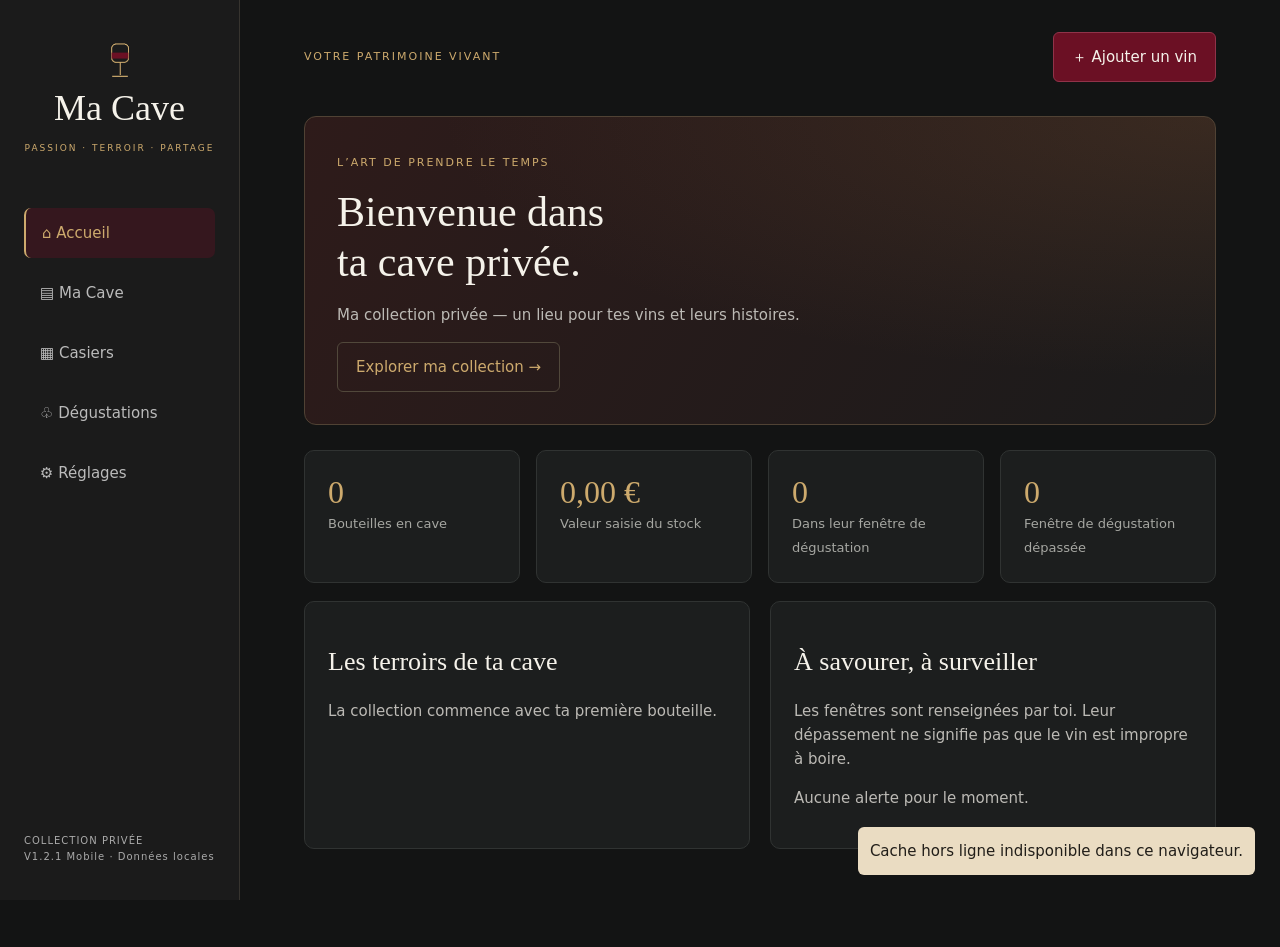
<file: index.html>
<!doctype html>
<html lang="fr">
  <head>
    <meta charset="utf-8" />
    <meta
      name="viewport"
      content="width=device-width,initial-scale=1,viewport-fit=cover"
    />
    <meta name="apple-mobile-web-app-capable" content="yes" />
    <meta
      name="apple-mobile-web-app-status-bar-style"
      content="black-translucent"
    />
    <meta name="theme-color" content="#1B1B1B" />
    <title>Ma Cave · Collection privée</title>
    <link rel="manifest" href="manifest.json?v=1.2.1" />
    <link rel="apple-touch-icon" href="assets/icons/apple-touch-icon.png" />
    <link rel="icon" href="assets/logo.png" />
    <link rel="stylesheet" href="style.css?v=1.2.1" />
  </head>
  <body>
    <aside>
      <a class="brand" href="#dashboard"
        ><img src="assets/logo.png" alt="" />Ma Cave<small
          >PASSION · TERROIR · PARTAGE</small
        ></a
      >
      <nav id="nav"></nav>
      <footer>COLLECTION PRIVÉE<br />V1.2.1 Mobile · Données locales</footer>
    </aside>
    <main>
      <header>
        <span id="eyebrow">VOTRE PATRIMOINE VIVANT</span
        ><button onclick="App.edit()">＋ Ajouter un vin</button>
      </header>
      <div id="view" aria-live="polite"></div>
    </main>
    <dialog id="modal">
      <div id="dialogContent"></div>
      <button class="secondary" onclick="modal.close()">Fermer</button>
    </dialog>
    <div id="toast" role="status"></div>
    <script src="js/database.js?v=1.2.1"></script>
    <script src="js/mouvements.js?v=1.2.1"></script>
    <script src="js/exports.js?v=1.2.1"></script>
    <script src="js/ui.js?v=1.2.1"></script>
    <script src="js/bouteilles.js?v=1.2.1"></script>
    <script src="js/degustations.js?v=1.2.1"></script>
    <script src="app.js?v=1.2.1"></script>
  </body>
</html>
</file>
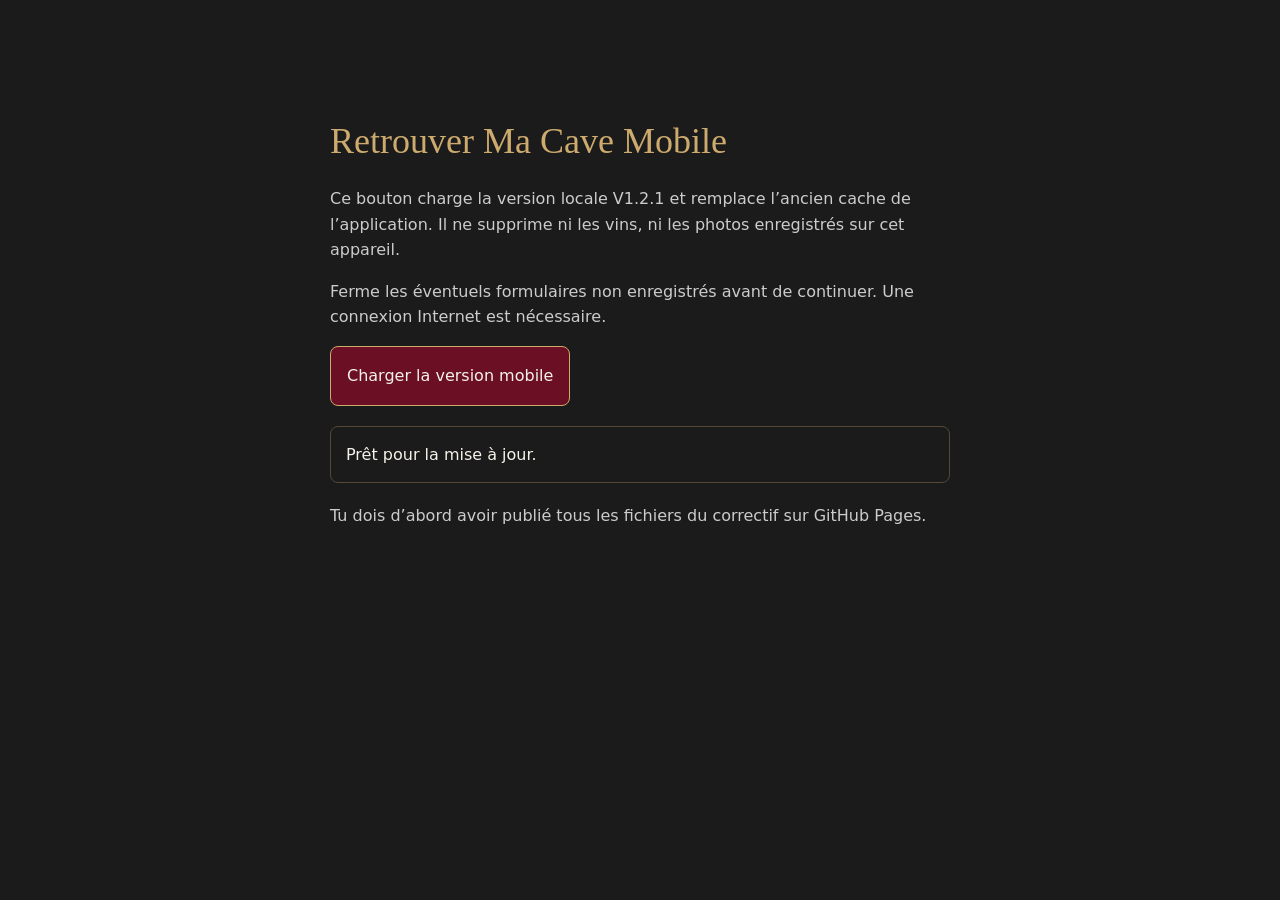
<file: reparer.html>
<!doctype html>
<html lang="fr">
  <meta charset="utf-8" /><meta
    name="viewport"
    content="width=device-width,initial-scale=1"
  /><meta name="theme-color" content="#1B1B1B" /><title>
    Ma Cave - Actualiser la version</title
  ><style>
    body {
      background: #1b1b1b;
      color: #f5f2ea;
      font: 16px/1.6 system-ui;
      margin: 0;
      padding: 30px;
    }
    main {
      max-width: 620px;
      margin: 10vh auto;
    }
    h1 {
      font: 36px Georgia;
      color: #cdaa6d;
    }
    button,
    a {
      color: #f5f2ea;
      background: #6b1024;
      border: 1px solid #cdaa6d;
      border-radius: 8px;
      padding: 16px;
      font: inherit;
      cursor: pointer;
    }
    button:disabled {
      opacity: 0.5;
    }
    p {
      color: #ccc;
    }
    #status {
      padding: 15px;
      border: 1px solid #554936;
      border-radius: 8px;
      white-space: pre-wrap;
      margin: 20px 0;
    }
  </style>
  <main>
    <h1>Retrouver Ma Cave Mobile</h1>
    <p>
      Ce bouton charge la version locale V1.2.1 et remplace l’ancien cache de
      l’application. Il ne supprime ni les vins, ni les photos enregistrés sur
      cet appareil.
    </p>
    <p>
      Ferme les éventuels formulaires non enregistrés avant de continuer. Une
      connexion Internet est nécessaire.
    </p>
    <button id="repair">Charger la version mobile</button>
    <div id="status" role="status">Prêt pour la mise à jour.</div>
    <p>
      Tu dois d’abord avoir publié tous les fichiers du correctif sur GitHub
      Pages.
    </p>
  </main>
  <script>
    const button = document.getElementById("repair"),
      status = document.getElementById("status");
    function activated(worker) {
      return new Promise((resolve, reject) => {
        if (worker.state === "activated") {
          resolve();
          return;
        }
        const timer = setTimeout(
          () =>
            reject(
              Error(
                "La mise à jour prend plus de temps que prévu. Vérifie le déploiement GitHub et réessaie.",
              ),
            ),
          45000,
        );
        worker.addEventListener("statechange", () => {
          if (worker.state === "activated") {
            clearTimeout(timer);
            resolve();
          } else if (worker.state === "redundant") {
            clearTimeout(timer);
            reject(
              Error(
                "Installation refusée. Un fichier du déploiement manque peut-être.",
              ),
            );
          }
        });
        worker.postMessage({ type: "ACTIVATE_UPDATE" });
      });
    }
    button.onclick = async () => {
      button.disabled = true;
      try {
        if (!navigator.onLine)
          throw Error(
            "Connecte le téléphone à Internet pour charger cette version.",
          );
        const probe = await fetch("manifest.json?v=1.2.1", {
          cache: "no-store",
        });
        if (!probe.ok)
          throw Error(
            "manifest.json manque encore sur GitHub Pages. Publie le correctif complet et attends la fin du déploiement.",
          );
        const swProbe = await fetch("sw.js?controle=1.2.1", {
          cache: "no-store",
        });
        if (
          !swProbe.ok ||
          !(await swProbe.text()).includes("ma-cave-mobile-v1.2.1")
        )
          throw Error(
            "Le nouveau sw.js n’est pas encore publié. Attends la fin du déploiement.",
          );
        if (!("serviceWorker" in navigator)) {
          location.replace("index.html?v=1.2.1");
          return;
        }
        status.textContent =
          "Téléchargement et installation de la version mobile…";
        const registration = await navigator.serviceWorker.register("sw.js", {
          updateViaCache: "none",
        });
        await registration.update();
        let worker = registration.waiting || registration.installing;
        if (!worker && registration.active) {
          await activated(registration.active);
        } else if (worker) {
          await activated(worker);
        } else
          throw Error("Aucune version prête. Réessaie après le déploiement.");
        status.textContent = "Version mobile activée. Ouverture de ta cave…";
        location.replace("index.html?v=1.2.1");
      } catch (error) {
        status.textContent = error.message;
        button.disabled = false;
      }
    };
  </script>
</html>
</file>
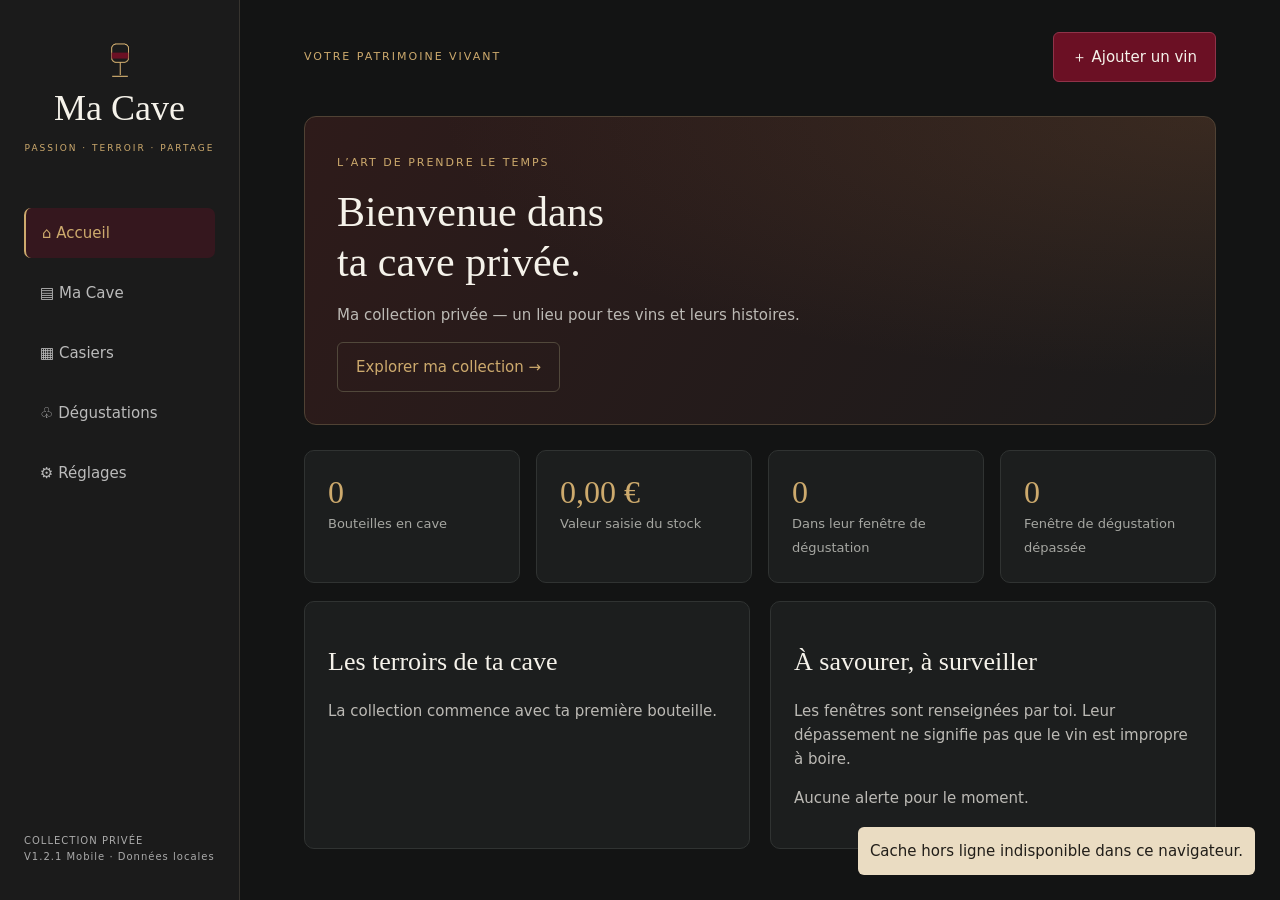
<file: pages/dashboard.html>
<!doctype html><html lang="fr"><meta charset="utf-8"><meta http-equiv="refresh" content="0;url=../index.html#dashboard"><title>Ma Cave</title><a href="../index.html#dashboard">Ouvrir Ma Cave</a></html>
</file>
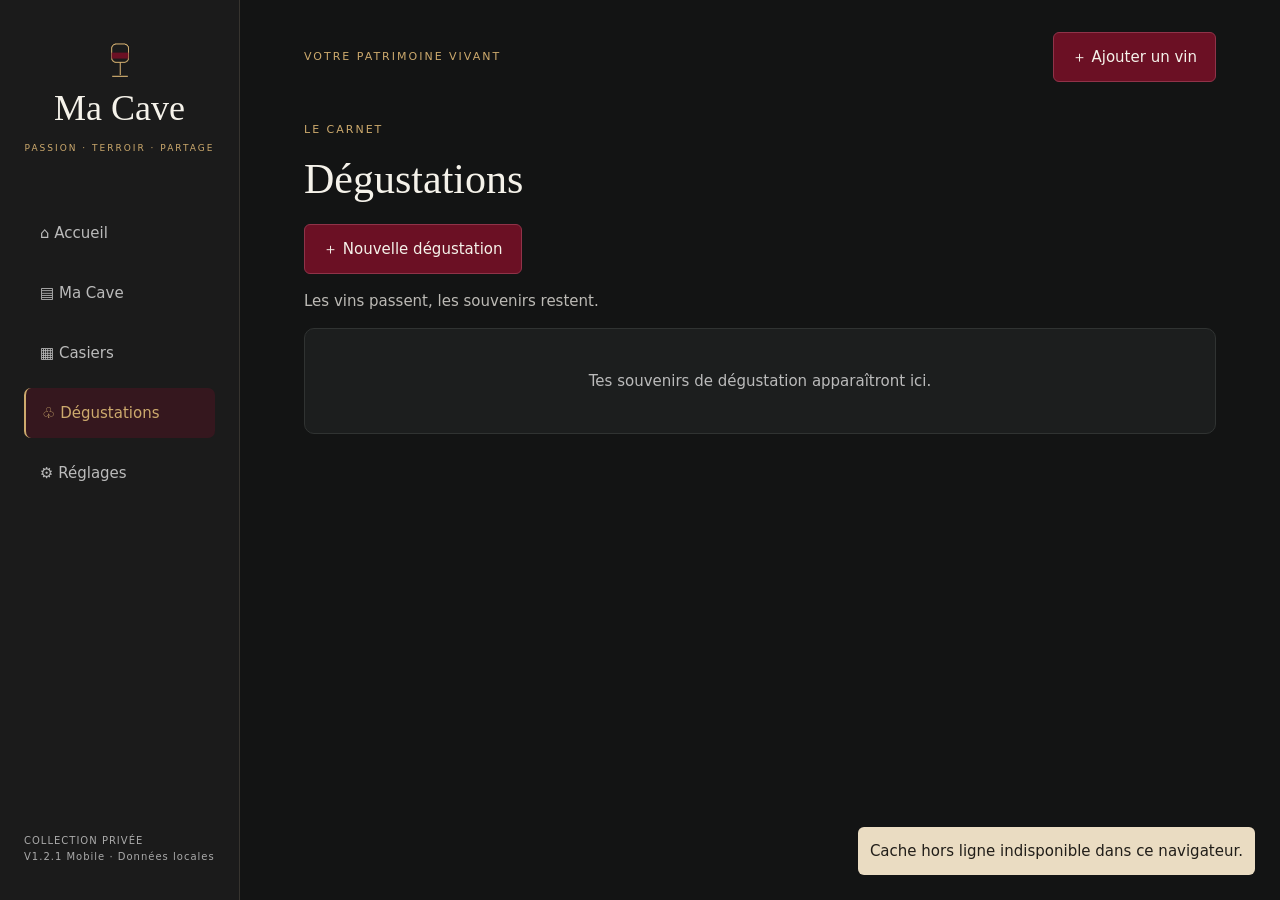
<file: pages/degustations.html>
<!doctype html><html lang="fr"><meta charset="utf-8"><meta http-equiv="refresh" content="0;url=../index.html#degustations"><title>Ma Cave</title><a href="../index.html#degustations">Ouvrir Ma Cave</a></html>
</file>
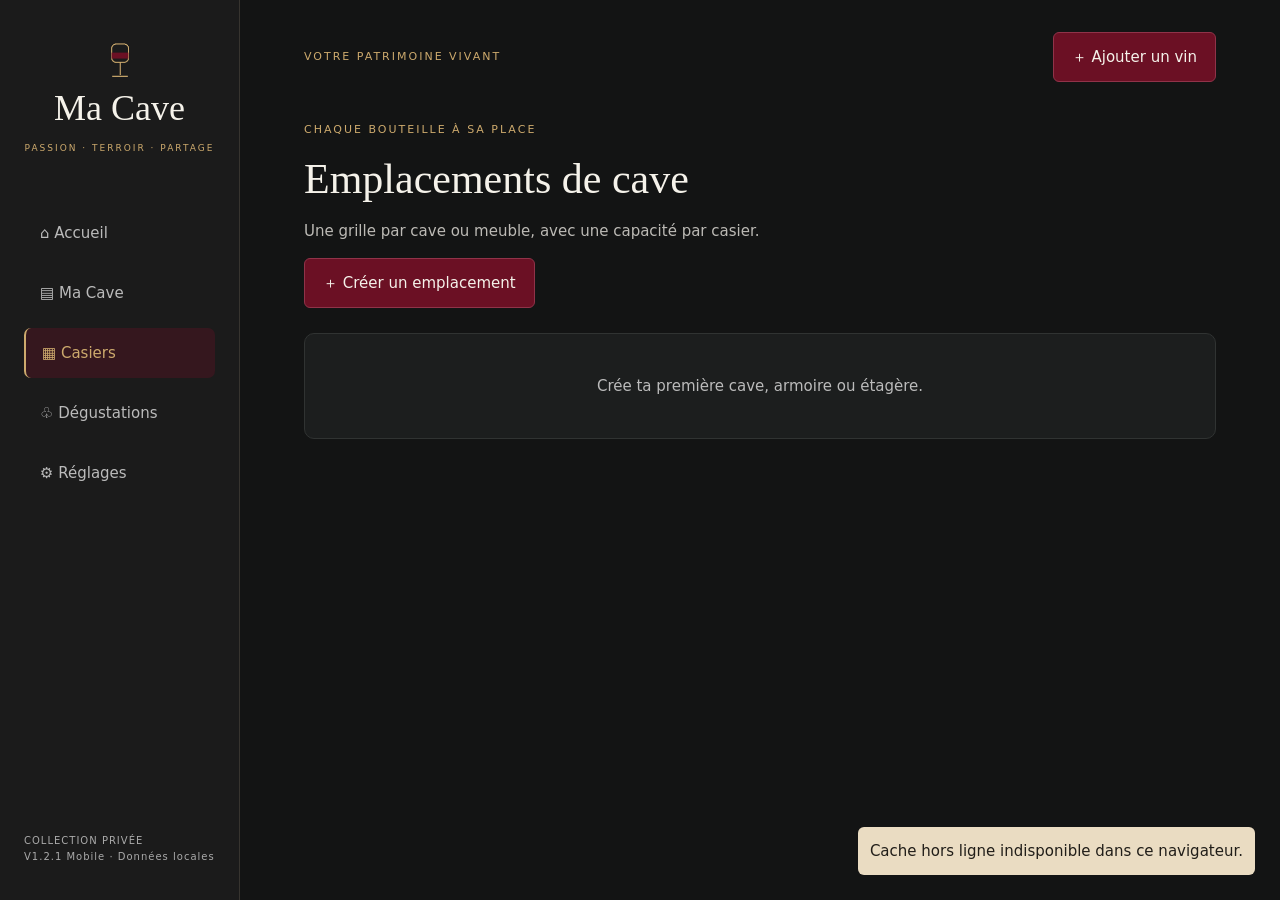
<file: pages/emplacements.html>
<!doctype html><html lang="fr"><meta charset="utf-8"><meta http-equiv="refresh" content="0;url=../index.html#emplacements"><title>Ma Cave</title><a href="../index.html#emplacements">Ouvrir Ma Cave</a></html>
</file>
<file: style.css>
* {
  box-sizing: border-box;
}
:root {
  color-scheme: dark;
  --gold: #cdaa6d;
  --wine: #6b1024;
  --ivory: #f5f2ea;
}
body {
  margin: 0;
  background: #131414;
  color: var(--ivory);
  font:
    15px/1.6 system-ui,
    sans-serif;
}
aside {
  position: fixed;
  inset: 0 auto 0 0;
  width: 240px;
  background: #1b1b1b;
  border-right: 1px solid #37342f;
  padding: 35px 24px;
  display: flex;
  flex-direction: column;
}
.brand {
  font: 36px Georgia;
  text-align: center;
  color: var(--ivory);
  text-decoration: none;
}
.brand img {
  display: block;
  width: 52px;
  margin: auto;
}
.brand small {
  display: block;
  font: 9px system-ui;
  letter-spacing: 2px;
  color: var(--gold);
  margin-top: 14px;
}
nav {
  display: grid;
  gap: 10px;
  margin-top: 55px;
}
nav a {
  padding: 13px 16px;
  color: #bbb;
  text-decoration: none;
  border-radius: 7px;
}
nav a.active {
  background: #6b102455;
  color: var(--gold);
  border-left: 2px solid var(--gold);
}
footer {
  margin-top: auto;
  font-size: 10px;
  color: #aaa;
  letter-spacing: 1px;
}
main {
  max-width: 1500px;
  margin-left: 240px;
  padding: 32px 5vw 80px;
}
header {
  display: flex;
  justify-content: space-between;
  align-items: center;
  gap: 12px;
  margin-bottom: 34px;
}
#eyebrow,
.overline {
  color: var(--gold);
  font-size: 11px;
  letter-spacing: 2px;
}
h1,
h2,
h3 {
  font-family: Georgia, serif;
  font-weight: 400;
  line-height: 1.2;
}
h1 {
  font-size: 42px;
  margin: 14px 0;
}
h2 {
  font-size: 26px;
}
h3 {
  font-size: 21px;
}
p {
  color: #bcbab5;
}
button,
.btn {
  background: var(--wine);
  color: var(--ivory);
  border: 1px solid #903349;
  padding: 12px 18px;
  border-radius: 6px;
  cursor: pointer;
  font: inherit;
  text-decoration: none;
  display: inline-block;
}
button:hover,
.btn:hover {
  filter: brightness(1.2);
}
.secondary {
  background: transparent;
  border-color: #51483b;
  color: var(--gold);
}
.hero {
  padding: 32px;
  border: 1px solid #504234;
  border-radius: 12px;
  background:
    radial-gradient(ellipse at 100% 0, #70472c55, transparent 60%),
    linear-gradient(120deg, #2e1b1a, #1b1b1b);
  margin-bottom: 25px;
}
.hero p {
  max-width: 540px;
}
.grid {
  display: grid;
  grid-template-columns: repeat(2, minmax(0, 1fr));
  gap: 20px;
}
.stats {
  display: grid;
  grid-template-columns: repeat(4, 1fr);
  gap: 16px;
}
.card {
  background: #1c1e1e;
  border: 1px solid #303332;
  border-radius: 10px;
  padding: 23px;
  margin-bottom: 18px;
}
.stat b {
  display: block;
  font: 32px Georgia;
  color: var(--gold);
}
.stat span,
.muted {
  font-size: 13px;
  color: #a6a7a2;
}
.toolbar {
  display: flex;
  gap: 10px;
  flex-wrap: wrap;
  margin: 22px 0;
}
.toolbar input {
  flex: 1;
  min-width: 180px;
}
input,
select,
textarea {
  background: #252828;
  color: var(--ivory);
  border: 1px solid #444746;
  padding: 11px;
  border-radius: 5px;
  width: 100%;
  font: inherit;
}
textarea {
  min-height: 90px;
}
label {
  display: block;
  color: #ccc;
  font-size: 12px;
  margin-bottom: 14px;
}
label input,
label select,
label textarea {
  margin-top: 5px;
}
.wine {
  display: flex;
  align-items: center;
  gap: 20px;
  cursor: pointer;
}
.label {
  width: 65px;
  height: 88px;
  object-fit: cover;
  border-radius: 4px;
  background: #ede5d2;
  color: #6b1024;
  display: grid;
  place-items: center;
  font: 38px Georgia;
  flex-shrink: 0;
}
.wine h3 {
  margin: 0 0 6px;
}
.wine p {
  margin: 0;
}
.wine .right {
  margin-left: auto;
  text-align: right;
}
.pill {
  display: inline-block;
  border: 1px solid #64523b;
  color: var(--gold);
  border-radius: 20px;
  font-size: 11px;
  padding: 3px 10px;
}
.bar {
  height: 8px;
  background: #333;
  border-radius: 9px;
  overflow: hidden;
  margin: 8px 0 17px;
}
.bar i {
  display: block;
  height: 100%;
  background: var(--gold);
}
.actions {
  display: flex;
  gap: 10px;
  flex-wrap: wrap;
  margin-top: 20px;
}
.empty {
  text-align: center;
  padding: 40px;
  color: #bbb;
}
.rack {
  display: grid;
  gap: 8px;
  overflow: auto;
}
.slot {
  padding: 12px 5px;
  min-width: 75px;
  background: #262829;
  border: 1px solid #51483b;
  border-radius: 5px;
  text-align: center;
  font-size: 12px;
}
.slot.used {
  background: #6b102466;
  border-color: #9f5a59;
}
.detail-photo {
  width: 100%;
  max-height: 360px;
  object-fit: contain;
  border-radius: 10px;
}
dl {
  display: grid;
  grid-template-columns: 1fr 1fr;
  gap: 9px;
}
dt {
  color: #aaa;
}
dd {
  margin: 0;
}
dialog {
  background: #1b1d1d;
  color: var(--ivory);
  border: 1px solid #65523a;
  border-radius: 12px;
  width: min(720px, 95vw);
  max-height: 92vh;
  padding: 25px;
}
dialog::backdrop {
  background: #000a;
}
#toast {
  position: fixed;
  bottom: 25px;
  right: 25px;
  background: #eadcc2;
  color: #211e19;
  border-radius: 6px;
  padding: 12px;
  display: none;
  z-index: 10;
}
.small {
  font-size: 12px;
}
a {
  color: var(--gold);
}
@media (max-width: 1000px) {
  .stats {
    grid-template-columns: repeat(2, 1fr);
  }
  aside {
    width: 190px;
    padding: 25px 12px;
  }
  main {
    margin-left: 190px;
    padding: 25px;
  }
}
@media (max-width: 650px) {
  aside {
    position: static;
    width: auto;
    padding: 18px;
    border: 0;
  }
  .brand {
    font-size: 28px;
  }
  .brand img {
    width: 35px;
  }
  .brand small {
    margin: 6px;
  }
  .brand img,
  footer {
    display: none;
  }
  nav {
    position: fixed;
    bottom: 0;
    left: 0;
    right: 0;
    display: flex;
    margin: 0;
    background: #1b1b1bf5;
    z-index: 5;
    gap: 0;
    border-top: 1px solid #484030;
    justify-content: space-around;
  }
  nav a {
    padding: 14px 5px;
    font-size: 11px;
  }
  nav a.active {
    border-left: 0;
    border-top: 2px solid var(--gold);
  }
  main {
    margin: 0;
    padding: 15px 16px 95px;
  }
  header {
    margin-bottom: 20px;
  }
  #eyebrow {
    font-size: 9px;
  }
  header button {
    font-size: 12px;
    padding: 9px;
  }
  .hero {
    padding: 24px;
  }
  h1 {
    font-size: 33px;
  }
  .grid {
    grid-template-columns: 1fr;
  }
  .card {
    padding: 17px;
  }
  .wine {
    gap: 12px;
  }
  .wine h3 {
    font-size: 18px;
  }
  .label {
    width: 49px;
    height: 72px;
  }
  .wine .right {
    font-size: 12px;
  }
  .stats {
    gap: 10px;
  }
  .stat b {
    font-size: 27px;
  }
  .stat span {
    font-size: 11px;
  }
}
/* Ajouts mobiles : commandes photo, cibles tactiles, zones sûres iPhone. */
.photo-tools {
  background: #242522;
  border: 1px solid #494238;
  border-radius: 9px;
  padding: 15px;
  margin-bottom: 20px;
}
.photo-actions {
  display: flex;
  flex-wrap: wrap;
  gap: 12px;
}
.photo-button {
  font-size: 14px;
  margin: 0;
  min-height: 48px;
  display: inline-flex;
  align-items: center;
  justify-content: center;
  cursor: pointer;
}
.file-hidden {
  position: absolute;
  width: 1px;
  height: 1px;
  padding: 0;
  margin: -1px;
  overflow: hidden;
  clip: rect(0, 0, 0, 0);
  white-space: nowrap;
  border: 0;
}
.photo-button:focus-within {
  outline: 2px solid var(--gold);
  outline-offset: 4px;
}
#photoPreview {
  display: block;
  max-width: 100%;
  height: auto;
  max-height: 240px;
  object-fit: contain;
  margin: 12px auto;
  border-radius: 6px;
}
#photoPreview[hidden] {
  display: none;
}
.photo-tools .muted {
  display: block;
}
button:disabled {
  opacity: 0.55;
  cursor: wait;
}
#toast {
  max-width: min(520px, 90vw);
  max-height: 35vh;
  overflow: auto;
}
dialog {
  overscroll-behavior: contain;
}
button,
.btn {
  touch-action: manipulation;
}
@media (max-width: 650px) {
  input,
  select,
  textarea {
    font-size: 16px;
  }
  button {
    min-height: 44px;
  }
  nav {
    padding-bottom: env(safe-area-inset-bottom);
  }
  nav a {
    min-height: 48px;
    display: flex;
    align-items: center;
  }
  main {
    padding-bottom: calc(95px + env(safe-area-inset-bottom));
  }
  body {
    padding-top: env(safe-area-inset-top);
  }
  #toast {
    bottom: calc(75px + env(safe-area-inset-bottom));
    right: 12px;
  }
  dialog {
    padding: 20px;
    max-height: 88dvh;
  }
  .photo-actions {
    display: grid;
    grid-template-columns: 1fr;
  }
  .photo-button {
    width: 100%;
  }
}
</file>
